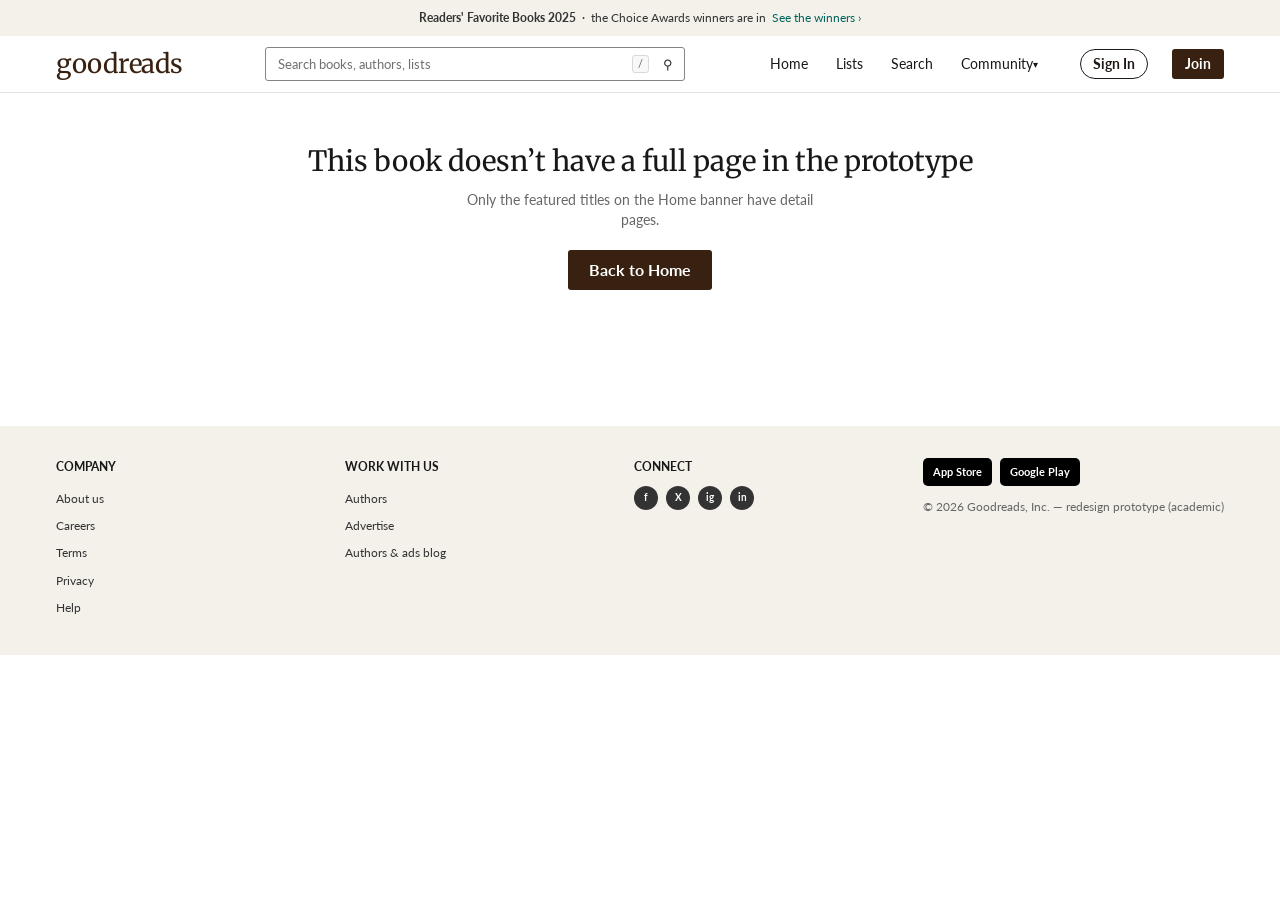
<file: book.html>
<!doctype html>
<html lang="en">
<head>
<meta charset="utf-8">
<meta name="viewport" content="width=device-width, initial-scale=1">
<title>Book — Goodreads</title>
<link rel="preconnect" href="https://fonts.googleapis.com">
<link href="https://fonts.googleapis.com/css2?family=Lato:wght@400;700&family=Merriweather:ital,wght@0,400;0,600;0,700;1,400&display=swap" rel="stylesheet">
<link rel="stylesheet" href="css/tokens.css">
<link rel="stylesheet" href="css/styles.css">
</head>
<body>
<!--
  REDESIGN — Página de detalhes do livro (apenas para os títulos do hero: detail: true).
  Estrutura fiel ao Goodreads (capa + ações à esquerda, título/autor/nota/descrição à direita),
  com Buy como ação primária (#22), preços reais por formato (#12), breadcrumb (#7)
  e citações no idioma original como gancho de topo de funil.
-->
<div id="site-header"></div>

<main class="container" id="main" tabindex="-1"></main>

<div id="site-footer"></div>

<script src="js/data.js"></script>
<script src="js/app.js"></script>
<script>
renderChrome('');
const b = BOOK_BY_ID[qs('id')];
const main = document.getElementById('main');

if (!b || !b.detail) {
  main.innerHTML = `<div class="empty"><h2>This book doesn’t have a full page in the prototype</h2><p>Only the featured titles on the Home banner have detail pages.</p><a class="btn btn-primary btn-lg" href="index.html">Back to Home</a></div>`;
} else {
  document.title = `${b.title} by ${b.author} — Goodreads`;
  const also = BOOKS.filter(x => x.id !== b.id && (x.lang === b.lang || x.genre === b.genre)).sort((x, y) => y.ratings - x.ratings).slice(0, 12);
  const fmtNote = { Kindle: 'Instant delivery', Paperback: 'Free delivery over $35', Hardcover: 'Ships in 2 days', Audiobook: 'Narrated edition' };

  main.innerHTML = `
  <nav class="breadcrumb" aria-label="Breadcrumb" style="padding-top:16px"><a href="index.html">Home</a> › <a href="search.html?genre=${encodeURIComponent(b.genre)}">${esc(b.genre)}</a> › <span aria-current="page">${esc(b.title)}</span></nav>
  <article class="book-page">
    <aside class="bp-left">
      <img src="${b.cover}" alt="Cover of ${esc(b.title)}">
      <div class="bp-actions">
        <button class="btn btn-buy" id="bp-buy">Buy now · ${money(b.price[b.formats[0]])}</button>
        <button class="btn btn-outline" id="bp-want">Want to Read</button>
        <div class="bp-rate"><div class="rate-stars" id="bp-rate" role="group" aria-label="Rate this book"></div>Rate this book</div>
      </div>
    </aside>
    <section class="bp-right">
      ${b.series ? `<div class="bp-series">${esc(b.series)} #${b.volume}</div>` : ''}
      <h1>${esc(b.title)}</h1>
      ${b.origTitle && b.origTitle !== b.title ? `<div class="bp-orig">Original title: <i>${esc(b.origTitle)}</i></div>` : ''}
      <div class="bp-author"><a href="search.html?q=${encodeURIComponent(b.author)}&scope=author">${esc(b.author)}</a></div>
      <div class="bp-rating">${starsHTML(b)}</div>
      <p class="bp-description"${b.textLang ? ` lang="${b.textLang}"` : ''}>${esc(b.description || b.blurb)}</p>
      <div class="bp-genres"><span class="lbl">Genres</span><span class="chip">${esc(b.genre)}</span><span class="chip">${esc(b.lang === 'Portuguese' ? 'Brazilian Literature' : 'Latin American Literature')}</span>${b.origLang === 'Spanish' ? '<span class="chip">Translated</span>' : ''}</div>
      <div class="bp-facts">${b.pages} pages · ${b.publisher || 'Paperback'}<br>First published ${b.year}</div>

      <div class="bp-section">
        <h2>Choose a format <span class="muted">prices include tax</span></h2>
        <div class="bp-formats" id="bp-formats">${b.formats.map((f, i) => `<label class="bp-format ${i === 0 ? 'on' : ''}"><input type="radio" name="fmt" value="${f}" ${i === 0 ? 'checked' : ''} class="sr-only"><b>${f}</b><small>${fmtNote[f]}</small><span class="f-price">${money(b.price[f])}</span></label>`).join('')}</div>
      </div>

      <div class="bp-section bp-quotes-section">
        <h2>Top quotes from the book <span class="muted">in the original ${esc(b.origLang)}</span></h2>
        <div class="qc-wrap">
          <button class="row-arrow l qc-arrow" id="qc-prev" aria-label="Previous quote">‹</button>
          <div class="qc-track" id="qc-track">${(b.quotes || [b.quote]).map(q => `<blockquote class="bp-quote" lang="${b.quoteLang || 'en'}">${esc(q)}<span class="likes">— ${esc(b.author)}, <i>${esc(b.origTitle || b.title)}</i></span></blockquote>`).join('')}</div>
          <button class="row-arrow r qc-arrow" id="qc-next" aria-label="Next quote">›</button>
        </div>
        <div class="hero-dots qc-dots" id="qc-dots" role="group" aria-label="Choose a quote"></div>
      </div>

      <div class="bp-section">
        <h2>Book details &amp; editions</h2>
        <dl class="bp-details">
          <dt>Original language</dt><dd>${esc(b.origLang)}</dd>
          ${b.translator ? `<dt>Translation</dt><dd>${esc(b.translator)}</dd>` : ''}
          <dt>Publisher</dt><dd>${esc(b.publisher || '—')}</dd>
          <dt>Pages</dt><dd>${b.pages}</dd>
          <dt>Formats</dt><dd>${b.formats.join(', ')}</dd>
          <dt>Ratings</dt><dd>${fmtNum(b.ratings)} ratings on Goodreads</dd>
        </dl>
      </div>
    </section>
  </article>
  <div class="bp-row" id="bp-also"></div>
  <section class="bp-reviews" id="bp-reviews">
    <h2>Community reviews</h2>
    <div class="rv-layout">
      <aside class="rv-summary">
        <div class="rv-big">${b.rating.toFixed(2)}</div>
        <div class="stars" style="font-size:22px"><span aria-hidden="true">${'\u2605'.repeat(Math.round(b.rating))}${'\u2606'.repeat(5 - Math.round(b.rating))}</span></div>
        <div class="rv-count">${fmtNum(b.ratings)} ratings · ${fmtNum(Math.round(b.ratings * 0.11))} reviews</div>
        <ul class="rv-dist">${(b.ratingDist || [60, 25, 10, 4, 1]).map((pct, i) => `<li><span class="rv-star">${5 - i} stars</span><span class="rv-bar"><span style="width:${pct}%"></span></span><span class="rv-pct">${pct}%</span></li>`).join('')}</ul>
        <button class="btn btn-outline" id="rv-write">Write a review</button>
      </aside>
      <div class="rv-list">
        ${(b.reviews || []).map(r => `
        <article class="rv-item">
          <div class="rv-head">
            <span class="avatar">${esc(r.name[0])}</span>
            <div><b>${esc(r.name)}</b><small>${r.date} · shelved as ${esc(r.shelves)}</small></div>
            <span class="stars" aria-label="${r.rating} out of 5"><span aria-hidden="true">${'\u2605'.repeat(r.rating)}${'\u2606'.repeat(5 - r.rating)}</span></span>
          </div>
          <p lang="pt-BR">${esc(r.text)}</p>
          <div class="rv-actions"><button class="btn-link rv-like">Like</button><button class="btn-link rv-comment">Comment</button></div>
        </article>`).join('')}
        <div class="rv-more"><button class="btn btn-outline" id="rv-more">Show more reviews <span class="muted">(${fmtNum(Math.round(b.ratings * 0.11) - (b.reviews || []).length)} remaining)</span></button></div>
      </div>
    </div>
  </section>`;

  const buy = document.getElementById('bp-buy');
  document.querySelectorAll('#bp-formats input').forEach(r => r.addEventListener('change', () => {
    document.querySelectorAll('#bp-formats .bp-format').forEach(l => l.classList.toggle('on', l.querySelector('input').checked));
    buy.textContent = `Buy now · ${money(b.price[r.value])}`;
  }));
  buy.onclick = () => { const f = document.querySelector('#bp-formats input:checked').value; toast(`Added "${b.title}" (${f}) to your cart · ${money(b.price[f])}`); };
  document.getElementById('bp-want').onclick = () => toast(`"${b.title}" added to Want to Read`);
  // Avaliação por teclado: cinco botões com nome
  const rate = document.getElementById('bp-rate');
  rate.innerHTML = [1, 2, 3, 4, 5].map(i => `<button type="button" class="rate-star" data-i="${i}" aria-label="Rate ${i} star${i > 1 ? 's' : ''}" aria-pressed="false">☆</button>`).join('');
  rate.addEventListener('click', e => {
    const btn = e.target.closest('.rate-star'); if (!btn) return; const n = +btn.dataset.i;
    rate.querySelectorAll('.rate-star').forEach((st, idx) => { st.textContent = idx < n ? '★' : '☆'; st.setAttribute('aria-pressed', idx < n); });
    toast(`You rated "${b.title}" ${n} of 5`);
  });
  renderRow(document.getElementById('bp-also'), { title: 'Readers also enjoyed', books: also, label: 'community' });

  document.getElementById('rv-write').onclick = () => toast('Sign in to write a review');
  document.getElementById('rv-more').onclick = () => toast('Loading more reviews\u2026 (not available in the prototype)');
  document.querySelectorAll('.rv-like').forEach(b => b.onclick = () => { b.textContent = 'Liked'; b.disabled = true; });
  document.querySelectorAll('.rv-comment').forEach(b => b.onclick = () => toast('Sign in to comment'));

  // Carrossel de citações
  const track = document.getElementById('qc-track'), dots = document.getElementById('qc-dots');
  const slides = [...track.children];
  const step = () => slides[0].offsetWidth + 16;
  const current = () => Math.round(track.scrollLeft / step());
  const paint = () => dots.innerHTML = slides.map((_, i) => `<button type="button" aria-label="Show quote ${i + 1} of ${slides.length}" ${i === current() ? 'aria-current="true"' : ''} class="${i === current() ? 'on' : ''}" data-i="${i}"></button>`).join('');
  document.getElementById('qc-prev').onclick = () => track.scrollBy({ left: -step(), behavior: 'smooth' });
  document.getElementById('qc-next').onclick = () => track.scrollBy({ left: step(), behavior: 'smooth' });
  dots.onclick = e => { const d = e.target.closest('button'); if (d) track.scrollTo({ left: +d.dataset.i * step(), behavior: 'smooth' }); };
  track.addEventListener('scroll', () => requestAnimationFrame(paint));
  paint();
}
</script>
</body>
</html>
</file>
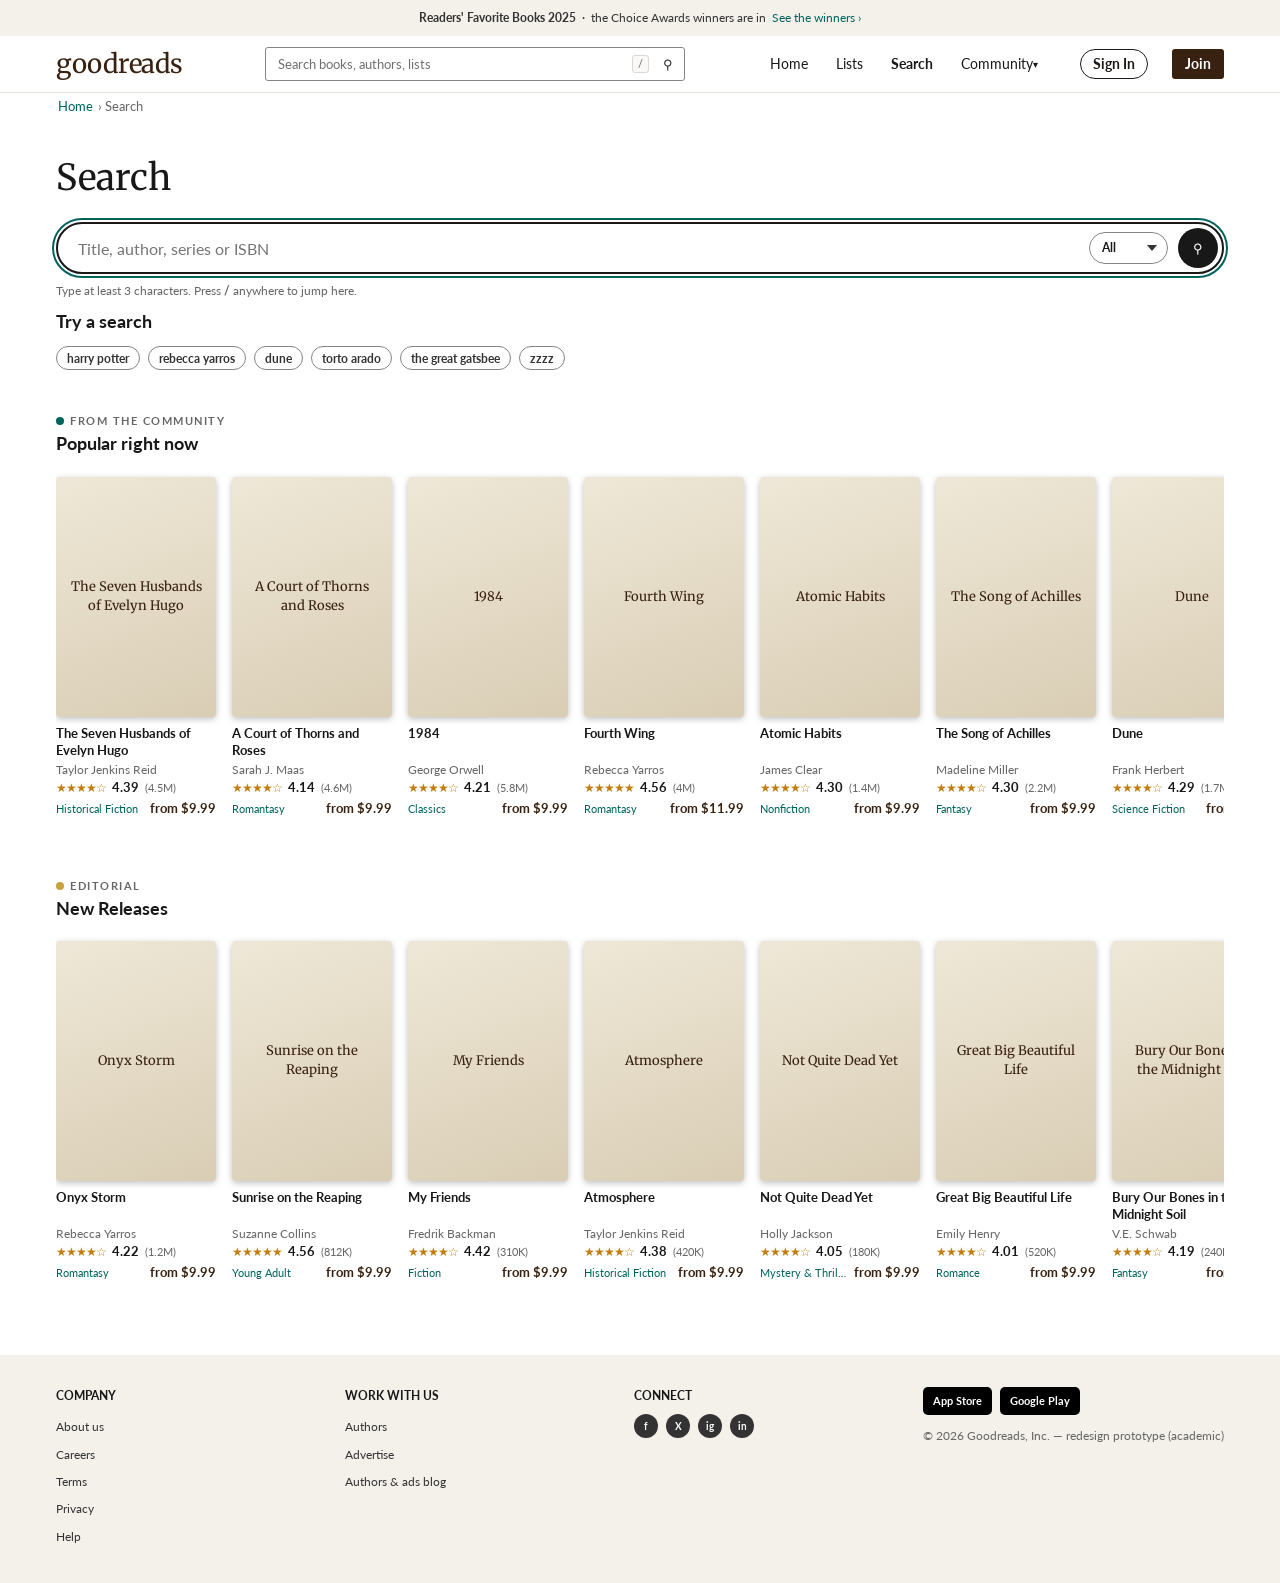
<file: search.html>
<!doctype html>
<html lang="en">
<head>
<meta charset="utf-8">
<meta name="viewport" content="width=device-width, initial-scale=1">
<title>Search — Goodreads</title>
<link rel="preconnect" href="https://fonts.googleapis.com">
<link href="https://fonts.googleapis.com/css2?family=Lato:wght@400;700&family=Merriweather:ital,wght@0,400;0,700;1,400&display=swap" rel="stylesheet">
<link rel="stylesheet" href="css/tokens.css">
<link rel="stylesheet" href="css/styles.css">
</head>
<body>
<!--
  REDESIGN — Busca. Typeahead só a partir de 3 caracteres (status visível, H1),
  filtros avançados (#21), série em ordem de leitura com Livro 1 no topo (#8),
  aba "Lists · reader-curated" no lugar de "Listopia" (#15), estado vazio com CTA e
  "did you mean" (#13 / H9), atalho "/" (#20).
-->
<div id="site-header"></div>

<main class="container" id="main" tabindex="-1">
  <nav class="breadcrumb" aria-label="Breadcrumb"><a href="index.html">Home</a> › <span aria-current="page">Search</span></nav>
  <div class="page-head page-head--search">
    <h1>Search</h1>
  </div>

  <form class="search-box" id="search-form" role="search" autocomplete="off">
    <label class="sr-only" for="big-search">Search</label>
    <input id="big-search" type="search" role="combobox" placeholder="Title, author, series or ISBN" aria-autocomplete="list" aria-expanded="false" aria-controls="typeahead" autofocus>
    <select class="select scope-select" id="scope" aria-label="Search in"><option value="all">All</option><option value="title">Title</option><option value="author">Author</option><option value="isbn">ISBN</option></select>
    <button class="search-go" type="submit" aria-label="Search">&#9906;</button>
    <div class="typeahead" id="typeahead" role="listbox" aria-label="Suggestions"></div>
  </form>
  <div class="search-hint" id="search-hint" aria-live="polite">Type at least 3 characters. Press <b>/</b> anywhere to jump here.</div>

  <div id="sr-status" class="sr-only" role="status" aria-live="polite"></div>
  <div id="results" hidden>
    <div class="results-bar" id="results-bar"></div>
    <div class="results-grid" id="results-grid"></div>
    <div id="results-extra"></div>
  </div>

  <section id="browse-all">
    <div class="row" style="padding-top:8px">
      <div class="row-head"><h2>Try a search</h2></div>
      <div class="suggest" style="display:flex;flex-wrap:wrap;gap:8px">
        <button class="chip chip-btn" data-q="harry potter">harry potter</button>
        <button class="chip chip-btn" data-q="rebecca yarros">rebecca yarros</button>
        <button class="chip chip-btn" data-q="dune">dune</button>
        <button class="chip chip-btn" data-q="torto arado">torto arado</button>
        <button class="chip chip-btn" data-q="the great gatsbee">the great gatsbee</button>
        <button class="chip chip-btn" data-q="zzzz">zzzz</button>
      </div>
    </div>
    <div id="browse-rows"></div>
  </section>
</main>

<div id="site-footer"></div>

<script src="js/data.js"></script>
<script src="js/app.js"></script>
<script src="js/search.js"></script>
<script>
renderChrome('search');
const input = document.getElementById('big-search');
const scopeOf = () => document.getElementById('scope').value;
const ta = initTypeahead(input, document.getElementById('typeahead'), document.getElementById('search-hint'), (q, scope) => { if (scope) document.getElementById('scope').value = scope; runSearch(q, scope || scopeOf()); });

document.getElementById('search-form').addEventListener('submit', e => {
  e.preventDefault(); ta.close();
  const q = input.value.trim();
  if (q.length < 3) { const h = document.getElementById('search-hint'); h.textContent = 'Please type at least 3 characters to search.'; h.classList.add('warn'); input.focus(); return; }
  runSearch(q, scopeOf());
});
document.getElementById('scope').addEventListener('change', () => { if (CURRENT_Q) runSearch(CURRENT_Q, scopeOf()); });
document.querySelectorAll('#browse-all .chip-btn').forEach(c => c.onclick = () => { input.value = c.dataset.q; runSearch(c.dataset.q, 'all'); window.scrollTo({ top: 0, behavior: 'smooth' }); });

// Rows da área "Browse" (antes de pesquisar)
const br = document.getElementById('browse-rows');
renderRow(br, { title: 'Popular right now', books: [...BOOKS].sort((a, b) => b.wantToRead - a.wantToRead).slice(0, 12), label: 'community' });
renderRow(br, { title: 'New Releases', books: BOOKS.filter(b => b.year >= 2024), label: 'editorial' });
br.querySelectorAll('.row > .container').forEach(c => { c.classList.remove('container'); });

// Deep links: ?q=  e ?genre=
const q0 = qs('q'), g0 = qs('genre');
if (q0) { input.value = q0; const s0 = qs('scope'); if (s0) document.getElementById('scope').value = s0; runSearch(q0, s0 || 'all'); }
else if (g0) { SF.genres.add(g0); document.getElementById('results').hidden = false; document.getElementById('browse-all').hidden = true; renderResults(); }
</script>
</body>
</html>
</file>
<file: css/tokens.css>
/* ============================================================
   Design tokens — extraídos de goodreads.com em 18/10/2026
   (computed styles da Home, Página de livro, Listas e Busca)
   ============================================================ */
:root {
  /* Tipografia (Goodreads usa Lato para UI e Merriweather/Copernicus para títulos editoriais) */
  --font-ui: 'Lato', 'Helvetica Neue', Helvetica, Arial, sans-serif;
  --font-serif: 'Merriweather', Georgia, 'Times New Roman', serif;
  --fs-11: 11px; --fs-12: 12px; --fs-13: 13px; --fs-14: 14px;
  --fs-16: 16px; --fs-18: 18px; --fs-24: 24px; --fs-28: 28px; --fs-36: 36px;

  /* Texto */
  --c-text: #181818;        /* rgb(24,24,24) — texto principal */
  --c-text-2: #333333;      /* rgb(51,51,51) */
  --c-text-3: #1e1915;      /* rgb(30,25,21) — página de livro */
  --c-muted: #666666;       /* 5.1:1 sobre branco, 4.7:1 sobre bege */
  --c-muted-2: #707070;

  /* Marca */
  --c-brand: #382110;       /* marrom goodreads (logo, botão "Sign up with email") */
  --c-link: #00635d;        /* verde-petróleo dos links e CTAs de texto */
  --c-green: #3f8363;       /* botão "Want to Read" */
  --c-green-hover: #377458;
  --c-amazon: #f5d47a;      /* botão "Continue with Amazon" */
  --c-gold: #c9a23f;        /* Choice Awards */
  --c-star: #c27c0e;        /* estrelas (3.4:1 sobre branco) */
  --c-ui: #858585;          /* bordas de controles e ícones (3.6:1, WCAG 1.4.11) */
  --c-olive: #617054;       /* hero "The Big Books of Fall" */

  /* Fundos */
  --c-bg: #ffffff;
  --c-bg-beige: #f4f1ea;    /* header, footer, cards */
  --c-bg-cream: #faf8f6;
  --c-bg-hero: #f4f2e9;
  --c-border: #d8d8d8;
  --c-border-2: #e5e2db;

  /* Forma */
  --r-sm: 3px;              /* botões clássicos */
  --r-md: 8px;
  --r-lg: 10px;             /* cards */
  --r-pill: 30px;           /* "Want to Read" pill */
  --shadow-card: 0 1px 3px rgba(0,0,0,.18), 0 6px 16px rgba(0,0,0,.08);
  --shadow-cover: 0 2px 6px rgba(0,0,0,.25);

  /* Movimento (uma curva e três durações para tudo) */
  --ease: cubic-bezier(0.22, 0.61, 0.36, 1);   /* ease-out suave */
  --dur-fast: 180ms;   /* hover, cor, borda */
  --dur-base: 320ms;   /* transform de cards e capas */
  --dur-slow: 300ms;   /* capa do hero, barras */
  --dur-drawer: 360ms; /* drawer e backdrop */

  /* Espaço */
  --sp-1: 4px; --sp-2: 8px; --sp-3: 12px; --sp-4: 16px; --sp-5: 24px; --sp-6: 32px; --sp-7: 48px;
  --container: 1200px;
  --gutter: 16px;
}
</file>
<file: css/styles.css>
/* ============================================================
   Goodreads Redesign — componentes
   ============================================================ */
*, *::before, *::after { box-sizing: border-box; }
html { scroll-behavior: smooth; }
body {
  margin: 0; background: var(--c-bg); color: var(--c-text);
  font-family: var(--font-ui); font-size: var(--fs-14); line-height: 1.45;
  -webkit-font-smoothing: antialiased; overflow-x: hidden;
}
a { color: var(--c-link); text-decoration: none; }
a:hover { text-decoration: underline; }
img { display: block; max-width: 100%; }
button { font-family: inherit; cursor: pointer; }
.container { max-width: var(--container); margin: 0 auto; padding: 0 var(--gutter); }
.sr-only { position: absolute; width: 1px; height: 1px; overflow: hidden; clip: rect(0 0 0 0); white-space: nowrap; }
:focus-visible { outline: 2px solid var(--c-link); outline-offset: 2px; }

/* ---------- Header (fiel ao Goodreads) ---------- */
.promo-bar { background: var(--c-bg-beige); font-size: var(--fs-12); text-align: center; padding: 6px var(--gutter); color: var(--c-text-2); }
.promo-bar b { font-weight: 700; }
#site-header { display: contents; }
.site-header { background: var(--c-bg); border-bottom: 1px solid var(--c-border-2); position: sticky; top: 0; z-index: 50; }
.site-header .container { display: grid; grid-template-columns: auto 1fr auto; align-items: center; gap: var(--sp-4); height: 56px; }
.logo { font-family: var(--font-serif); font-weight: 400; font-size: 26px; color: var(--c-brand); letter-spacing: -0.5px; }
.logo:hover { text-decoration: none; }
.header-search { position: relative; max-width: 420px; width: 100%; justify-self: center; }
.header-search input {
  width: 100%; height: 34px; border: 1px solid var(--c-border); border-radius: var(--r-sm);
  padding: 0 72px 0 12px; font: inherit; font-size: var(--fs-13); background: #fff; color: var(--c-text);
}
.header-search input::placeholder { color: var(--c-muted-2); }
.header-search .kbd { position: absolute; right: 36px; top: 8px; font-size: var(--fs-11); color: var(--c-muted); border: 1px solid var(--c-border); border-radius: 3px; padding: 0 5px; line-height: 16px; background: var(--c-bg-cream); }
.header-search .search-btn { position: absolute; right: 2px; top: 2px; height: 30px; width: 30px; border: 0; background: transparent; color: var(--c-text-2); }
.header-nav { display: flex; align-items: center; gap: var(--sp-4); }
.header-nav a { color: var(--c-text); font-size: var(--fs-14); }
.header-nav a.active { font-weight: 700; }
.header-nav a.btn-primary { color: #fff; }
.header-nav a.btn-outline { color: var(--c-text-3); }
.header-nav .btn { margin-left: var(--sp-2); }
.header-nav .nav-links { display: flex; gap: var(--sp-5); margin-right: var(--sp-4); }
.header-nav .nav-links a:hover { text-decoration: none; color: var(--c-link); }
.header-nav .nav-links .caret::after { content: ' \25BE'; font-size: 10px; }

/* ---------- Botões ---------- */
.btn { display: inline-flex; align-items: center; justify-content: center; gap: 6px; height: 36px; padding: 0 16px; border-radius: var(--r-sm); border: 1px solid transparent; font-size: var(--fs-14); font-weight: 700; line-height: 1; white-space: nowrap; transition: background .15s, color .15s, border-color .15s; }
.btn:hover { text-decoration: none; }
.btn-primary { background: var(--c-brand); color: #fff; }
.btn-primary:hover { background: #2a1809; }
.btn-buy { background: var(--c-brand); color: #fff; border-radius: var(--r-pill); }
.btn-buy:hover { background: #2a1809; }
.btn-green { background: var(--c-green); color: #fff; border-radius: var(--r-pill); }
.btn-green:hover { background: var(--c-green-hover); }
.btn-outline { background: #fff; color: var(--c-text-3); border-color: var(--c-text-3); border-radius: var(--r-pill); }
.btn-outline:hover { background: var(--c-bg-beige); }
.btn-link { background: transparent; color: var(--c-link); border: 0; padding: 0; height: auto; font-weight: 700; }
.btn-amazon { background: var(--c-amazon); color: var(--c-text-2); }
.btn-sm { height: 30px; padding: 0 12px; font-size: var(--fs-13); }
.btn-lg { height: 44px; padding: 0 24px; font-size: var(--fs-16); }
.btn-icon { width: 36px; padding: 0; }
.btn[disabled] { opacity: .5; cursor: not-allowed; }

/* ---------- Estrelas ---------- */
.stars { display: inline-flex; align-items: center; gap: 2px; color: var(--c-star); font-size: 13px; letter-spacing: -1px; }
.stars .num { color: var(--c-text); font-weight: 700; letter-spacing: 0; margin-left: 4px; font-size: var(--fs-13); }
.stars .count { color: var(--c-muted); letter-spacing: 0; margin-left: 4px; font-size: var(--fs-12); font-weight: 400; }

/* ---------- Chips ---------- */
.chip { display: inline-flex; align-items: center; height: 24px; padding: 0 10px; border-radius: 12px; background: var(--c-bg-beige); color: var(--c-text-2); font-size: var(--fs-12); font-weight: 700; border: 1px solid transparent; }
.chip.editorial { background: #fff5d6; color: #7a5a00; }
.chip.community { background: #e6f1ef; color: var(--c-link); }
.chip.award { background: #fff; color: #7a5a00; border-color: var(--c-gold); }
.chip-btn { cursor: pointer; background: #fff; border-color: var(--c-border); }
.chip-btn:hover, .chip-btn.on { background: var(--c-link); color: #fff; border-color: var(--c-link); }

/* ---------- Hero ---------- */
.hero { background: var(--c-olive); color: #fff; position: relative; overflow: hidden; }
.hero::before { content: ''; position: absolute; inset: 0; background: radial-gradient(900px 400px at 85% 50%, rgba(255,255,255,.12), transparent 60%); pointer-events: none; }
.hero .container { display: grid; grid-template-columns: 1.4fr 1fr; align-items: center; gap: var(--sp-6); min-height: 400px; padding-top: var(--sp-6); padding-bottom: var(--sp-6); position: relative; }
.hero-eyebrow { font-size: var(--fs-12); text-transform: uppercase; letter-spacing: 2px; opacity: .85; font-weight: 700; }
.hero h1 { font-family: var(--font-serif); font-weight: 400; font-size: clamp(32px, 4.5vw, 56px); line-height: 1.1; margin: 8px 0 12px; }
.hero h1 em { font-style: italic; }
.hero p { font-size: var(--fs-16); max-width: 52ch; opacity: .92; margin: 0 0 var(--sp-5); }
.hero .hero-meta { display: flex; flex-wrap: wrap; gap: var(--sp-3); align-items: center; margin-bottom: var(--sp-5); font-size: var(--fs-13); }
.hero .hero-meta .stars .num, .hero .hero-meta .stars .count { color: #fff; }
.hero .hero-actions { display: flex; flex-wrap: wrap; gap: var(--sp-3); }
.hero .btn-outline { background: transparent; color: #fff; border-color: #fff; }
.hero .btn-outline:hover { background: rgba(255,255,255,.12); }
.hero-covers { display: flex; justify-content: center; align-items: flex-end; gap: 0; position: relative; height: 340px; }
.hero-covers img { width: 180px; aspect-ratio: 2/3; object-fit: cover; border-radius: 4px; box-shadow: 0 20px 40px rgba(0,0,0,.4); transition: transform .3s; }
.hero-covers img.main { width: 220px; z-index: 2; }
.hero-covers img.side { opacity: .75; transform: translateY(20px) scale(.9); z-index: 1; }
.hero-covers img.side.l { margin-right: -40px; }
.hero-covers img.side.r { margin-left: -40px; }
.hero-dots { display: flex; gap: 8px; margin-top: var(--sp-4); }
.hero-dots button { width: 8px; height: 8px; border-radius: 50%; border: 0; background: rgba(255,255,255,.4); padding: 0; }
.hero-dots button.on { background: #fff; width: 24px; border-radius: 4px; }

/* ---------- Barra de filtros globais ---------- */
.filter-bar { background: var(--c-bg-beige); border-bottom: 1px solid var(--c-border-2); position: sticky; top: 56px; z-index: 40; }
.filter-bar .container { display: flex; align-items: center; gap: var(--sp-3); height: 56px; overflow-x: auto; scrollbar-width: none; }
.filter-bar .container::-webkit-scrollbar { display: none; }
.filter-bar label { font-size: var(--fs-12); font-weight: 700; color: var(--c-text-2); white-space: nowrap; }
.filter-bar .f-group { display: flex; align-items: center; gap: 6px; }
.select { height: 32px; border: 1px solid var(--c-border); border-radius: var(--r-sm); background: #fff; font: inherit; font-size: var(--fs-13); padding: 0 28px 0 10px; color: var(--c-text); appearance: none; background-image: url("data:image/svg+xml,%3Csvg xmlns='http://www.w3.org/2000/svg' width='10' height='6'%3E%3Cpath d='M0 0l5 6 5-6z' fill='%23333'/%3E%3C/svg%3E"); background-repeat: no-repeat; background-position: right 10px center; }
.filter-bar .f-reset { margin-left: auto; font-size: var(--fs-13); }
.filter-bar .f-count { font-size: var(--fs-12); color: var(--c-muted); white-space: nowrap; }
.period-tabs { display: inline-flex; background: #fff; border: 1px solid var(--c-border); border-radius: var(--r-pill); padding: 2px; }
.period-tabs button { white-space: nowrap; border: 0; background: transparent; height: 26px; padding: 0 12px; border-radius: var(--r-pill); font-size: var(--fs-12); font-weight: 700; color: var(--c-text-2); }
.period-tabs button.on { background: var(--c-brand); color: #fff; }

/* ---------- Rows / carrosséis ---------- */
.row { padding: var(--sp-6) 0 var(--sp-2); }
.row-head { display: flex; align-items: baseline; gap: var(--sp-3); margin-bottom: var(--sp-3); }
.row-head h2 { font-family: var(--font-ui); font-size: var(--fs-18); font-weight: 700; margin: 0; }
.row-head .row-sub { color: var(--c-muted); font-size: var(--fs-12); }
.row-head .see-all { margin-left: auto; font-size: var(--fs-13); font-weight: 700; white-space: nowrap; }
.row-track-wrap { position: relative; }
.row-track { display: flex; gap: var(--sp-4); overflow-x: auto; scroll-snap-type: x mandatory; padding: 8px 2px 16px; scrollbar-width: none; }
.row-track::-webkit-scrollbar { display: none; }
.row-arrow { position: absolute; top: 40%; transform: translateY(-50%); width: 36px; height: 36px; border-radius: 50%; border: 1px solid var(--c-border); background: #fff; box-shadow: var(--shadow-card); color: var(--c-text); font-size: 16px; z-index: 2; display: none; }
.row-arrow.l { left: -14px; } .row-arrow.r { right: -14px; }
@media (hover: hover) and (min-width: 900px) { .row-track-wrap:hover .row-arrow { display: grid; place-items: center; } }
.row-empty { color: var(--c-muted); font-size: var(--fs-13); padding: var(--sp-4) 0; }

/* ---------- Book card ---------- */
.book-card { flex: 0 0 160px; width: 160px; scroll-snap-align: start; position: relative; cursor: pointer; display: flex; flex-direction: column; }
.book-card .cover-wrap { position: relative; aspect-ratio: 2/3; border-radius: 4px; overflow: hidden; box-shadow: var(--shadow-cover); background: var(--c-bg-beige); transition: transform .2s, box-shadow .2s; }
.book-card:hover .cover-wrap { transform: translateY(-4px); box-shadow: 0 10px 24px rgba(0,0,0,.28); }
.book-card img { width: 100%; height: 100%; object-fit: cover; }
.book-card .cover-fallback { position: absolute; inset: 0; display: grid; place-items: center; padding: 12px; text-align: center; font-family: var(--font-serif); font-size: 13px; color: var(--c-brand); background: linear-gradient(160deg, #efe8d8, #d9cdb4); }
.book-card .rank { position: absolute; left: 6px; bottom: 4px; font-family: var(--font-serif); font-size: 48px; font-weight: 700; line-height: 1; color: #fff; -webkit-text-stroke: 1.5px var(--c-brand); text-shadow: 0 2px 8px rgba(0,0,0,.35); pointer-events: none; }
.book-card.ranked { flex-basis: 160px; }
.book-card .hover-actions { position: absolute; left: 8px; right: 8px; bottom: 8px; display: flex; gap: 6px; opacity: 0; transform: translateY(6px); transition: opacity .15s, transform .15s; }
.book-card:hover .hover-actions, .book-card:focus-within .hover-actions { opacity: 1; transform: none; }
.book-card .hover-actions .btn { flex: 1; height: 32px; font-size: var(--fs-12); padding: 0 8px; }
.book-card .hover-actions .btn-icon { flex: 0 0 32px; background: #fff; color: var(--c-green); border-color: #fff; }
.book-card .badge { position: absolute; top: 8px; left: 8px; background: var(--c-gold); color: #fff; font-size: 10px; font-weight: 700; padding: 3px 6px; border-radius: 3px; text-transform: uppercase; letter-spacing: .5px; }
.book-card .meta { padding-top: 8px; display: grid; grid-template-rows: 34px 16px 18px 20px; row-gap: 2px; }
.book-card .title { font-weight: 700; font-size: var(--fs-13); line-height: 17px; height: 34px; display: -webkit-box; -webkit-line-clamp: 2; -webkit-box-orient: vertical; overflow: hidden; color: var(--c-text); }
.book-card .author { color: var(--c-muted); font-size: var(--fs-12); white-space: nowrap; overflow: hidden; text-overflow: ellipsis; }
.book-card .stars { font-size: 12px; white-space: nowrap; }
.book-card .stars .count { font-size: 11px; }
.book-card .price-line { display: flex; align-items: center; justify-content: space-between; white-space: nowrap; gap: 6px; overflow: hidden; }
.book-card .price-line .genre { overflow: hidden; text-overflow: ellipsis; }
.book-card .price { font-weight: 700; font-size: var(--fs-13); color: var(--c-brand); }
.book-card .genre { font-size: var(--fs-11); color: var(--c-link); }

/* ---------- Seção editorial vs comunidade ---------- */
.section-label { display: inline-flex; align-items: center; gap: 6px; font-size: var(--fs-11); text-transform: uppercase; letter-spacing: 1.5px; font-weight: 700; color: var(--c-muted); }
.section-label::before { content: ''; width: 8px; height: 8px; border-radius: 50%; background: var(--c-gold); }
.section-label.community::before { background: var(--c-link); }

/* ---------- Quick view (drawer) ---------- */
.qv-backdrop { position: fixed; inset: 0; background: rgba(24,24,24,.55); z-index: 100; opacity: 0; pointer-events: none; transition: opacity .2s; }
.qv-backdrop.open { opacity: 1; pointer-events: auto; }
.qv { position: fixed; top: 0; right: 0; bottom: 0; width: min(520px, 100%); background: #fff; z-index: 101; transform: translateX(100%); transition: transform .25s ease; overflow-y: auto; box-shadow: -8px 0 32px rgba(0,0,0,.2); }
.qv.open { transform: none; }
.qv-close { position: sticky; top: 12px; float: right; margin: 12px 12px 0 0; width: 40px; height: 40px; border-radius: 50%; border: 1px solid var(--c-border); background: #fff; color: var(--c-text); font-size: 20px; line-height: 1; z-index: 2; box-shadow: var(--shadow-card); }
.qv-close:hover { background: var(--c-bg-beige); }
.qv-body { padding: 24px 28px 40px; clear: both; }
.qv-top { display: grid; grid-template-columns: 150px 1fr; gap: 20px; }
.qv-top img { width: 150px; aspect-ratio: 2/3; object-fit: cover; border-radius: 4px; box-shadow: var(--shadow-cover); }
.qv-series { font-family: var(--font-serif); font-style: italic; color: var(--c-muted); font-size: var(--fs-14); }
.qv h2 { font-family: var(--font-serif); font-size: var(--fs-28); font-weight: 400; line-height: 1.15; margin: 4px 0 6px; }
.qv .qv-author { font-size: var(--fs-16); color: var(--c-text-2); }
.qv .stars { margin-top: 10px; font-size: 18px; }
.qv .stars .num { font-size: var(--fs-18); }
.qv .qv-facts { color: var(--c-muted); font-size: var(--fs-12); margin-top: 8px; }
.qv .qv-chips { display: flex; flex-wrap: wrap; gap: 6px; margin-top: 10px; }
.qv .qv-blurb { margin: 20px 0; font-size: var(--fs-14); color: var(--c-text-2); line-height: 1.6; }
.qv h3 { font-size: var(--fs-14); font-weight: 700; margin: 20px 0 10px; }
.formats { display: grid; gap: 8px; }
.format { display: grid; grid-template-columns: 20px 1fr auto; align-items: center; gap: 10px; padding: 10px 12px; border: 1px solid var(--c-border); border-radius: var(--r-md); cursor: pointer; }
.format:hover, .format.on { border-color: var(--c-brand); background: var(--c-bg-cream); }
.format input { margin: 0; accent-color: var(--c-brand); }
.format .f-name { font-weight: 700; }
.format .f-note { font-size: var(--fs-12); color: var(--c-muted); font-weight: 400; }
.format .f-price { font-weight: 700; color: var(--c-brand); }
.qv-cta { display: flex; gap: 10px; margin-top: 16px; position: sticky; bottom: 0; background: #fff; padding: 12px 0 0; border-top: 1px solid var(--c-border-2); }
.qv-cta .btn { flex: 1; }
.qv-also { display: flex; gap: 10px; overflow-x: auto; padding-bottom: 6px; }
.qv-also img { width: 64px; aspect-ratio: 2/3; object-fit: cover; border-radius: 3px; box-shadow: var(--shadow-cover); cursor: pointer; }
.toast { position: fixed; left: 50%; bottom: 24px; transform: translate(-50%, 20px); background: var(--c-text); color: #fff; padding: 10px 16px; border-radius: var(--r-md); font-size: var(--fs-13); opacity: 0; transition: .2s; z-index: 200; pointer-events: none; }
.toast.show { opacity: 1; transform: translate(-50%, 0); }

/* ---------- Página de busca ---------- */
.page-head { padding: var(--sp-6) 0 var(--sp-4); }
.page-head h1 { font-family: var(--font-serif); font-weight: 400; font-size: var(--fs-36); margin: 0 0 6px; }
.page-head p { color: var(--c-muted); margin: 0; }
.search-box { position: relative; max-width: 760px; }
.search-box input { width: 100%; height: 52px; border: 2px solid var(--c-text); border-radius: var(--r-pill); padding: 0 56px 0 20px; font: inherit; font-size: var(--fs-16); }
.search-box .search-go { position: absolute; right: 6px; top: 6px; width: 40px; height: 40px; border-radius: 50%; border: 0; background: var(--c-text); color: #fff; }
.search-scopes { display: flex; gap: var(--sp-4); margin: 12px 0 0; font-size: var(--fs-13); }
.search-scopes label { display: inline-flex; align-items: center; gap: 6px; cursor: pointer; }
.search-scopes input { accent-color: var(--c-text); }
.search-hint { font-size: var(--fs-12); color: var(--c-muted); margin-top: 8px; min-height: 18px; }
.search-hint.warn { color: #9a5b00; }
.typeahead { position: absolute; left: 0; right: 0; top: 56px; background: #fff; border: 1px solid var(--c-border); border-radius: var(--r-lg); box-shadow: 0 12px 32px rgba(0,0,0,.18); z-index: 60; display: none; overflow: hidden; }
.typeahead.open { display: block; }
.ta-group { padding: 6px 0; border-top: 1px solid var(--c-border-2); }
.ta-group:first-child { border-top: 0; }
.ta-group-title { font-size: var(--fs-11); text-transform: uppercase; letter-spacing: 1.2px; color: var(--c-muted); font-weight: 700; padding: 6px 16px; }
.ta-item { display: grid; grid-template-columns: 32px 1fr auto; align-items: center; gap: 12px; padding: 6px 16px; cursor: pointer; color: var(--c-text); }
.ta-item:hover, .ta-item.active { background: var(--c-bg-cream); }
.ta-item img { width: 32px; height: 48px; object-fit: cover; border-radius: 2px; box-shadow: var(--shadow-cover); }
.ta-item .ta-ico { width: 32px; height: 32px; border-radius: 50%; background: var(--c-bg-beige); display: grid; place-items: center; font-size: 14px; }
.ta-item .ta-t { font-weight: 700; font-size: var(--fs-13); }
.ta-item .ta-s { font-size: var(--fs-12); color: var(--c-muted); }
.ta-item .ta-r { font-size: var(--fs-12); color: var(--c-muted); }
.ta-item mark { background: #fff2b3; color: inherit; padding: 0; }
.ta-footer { padding: 10px 16px; font-size: var(--fs-13); border-top: 1px solid var(--c-border-2); background: var(--c-bg-cream); }
.tabs { display: flex; gap: 0; border-bottom: 1px solid var(--c-border); margin-top: var(--sp-5); }
.tabs button { border: 0; background: transparent; padding: 10px 16px; font-size: var(--fs-14); font-weight: 700; color: var(--c-text-2); border-bottom: 3px solid transparent; margin-bottom: -1px; }
.tabs button.on { border-bottom-color: var(--c-text); color: var(--c-text); }
.tabs button small { display: block; font-size: var(--fs-11); font-weight: 400; color: var(--c-muted); }
.results-layout { display: grid; grid-template-columns: 240px 1fr; gap: var(--sp-6); padding: var(--sp-5) 0 var(--sp-7); }
.filters { position: sticky; top: 72px; align-self: start; }
.filters h3 { font-size: var(--fs-12); text-transform: uppercase; letter-spacing: 1.2px; color: var(--c-muted); margin: 18px 0 8px; }
.filters h3:first-child { margin-top: 0; }
.filters .f-opt { display: flex; align-items: center; gap: 8px; font-size: var(--fs-13); padding: 3px 0; cursor: pointer; }
.filters .f-opt input { accent-color: var(--c-brand); margin: 0; }
.filters .f-opt .n { margin-left: auto; color: var(--c-muted-2); font-size: var(--fs-11); }
.filters .range { display: flex; gap: 6px; }
.filters .range input { width: 100%; height: 30px; border: 1px solid var(--c-border); border-radius: var(--r-sm); padding: 0 8px; font: inherit; font-size: var(--fs-13); }
.filters .btn-link { margin-top: 12px; font-size: var(--fs-13); }
.results-head { display: flex; align-items: center; gap: var(--sp-3); margin-bottom: var(--sp-4); flex-wrap: wrap; }
.results-head .count { font-size: var(--fs-13); color: var(--c-muted); }
.results-head .sort { margin-left: auto; display: flex; align-items: center; gap: 8px; font-size: var(--fs-13); }
.active-filters { display: flex; flex-wrap: wrap; gap: 6px; width: 100%; }
.active-filters .chip-btn { gap: 6px; }
.results-grid { display: grid; grid-template-columns: repeat(auto-fill, 160px); justify-content: space-between; gap: var(--sp-5) var(--sp-4); }
.results-grid .book-card { flex: none; }
.series-card { grid-column: 1 / -1; display: grid; grid-template-columns: auto 1fr; gap: 20px; padding: 16px; border: 1px solid var(--c-gold); background: #fffdf5; border-radius: var(--r-lg); align-items: center; }
.series-card .sc-covers { display: flex; }
.series-card .sc-covers img { width: 64px; aspect-ratio: 2/3; object-fit: cover; border-radius: 3px; box-shadow: var(--shadow-cover); margin-left: -22px; }
.series-card .sc-covers img:first-child { margin-left: 0; }
.series-card h3 { margin: 0 0 4px; font-size: var(--fs-16); }
.series-card p { margin: 0 0 10px; color: var(--c-muted); font-size: var(--fs-13); }
.series-card .sc-actions { display: flex; gap: 8px; flex-wrap: wrap; }
.empty { text-align: center; padding: var(--sp-7) var(--sp-4); }
.empty .empty-art { width: 120px; height: 120px; margin: 0 auto 16px; border-radius: 50%; background: var(--c-bg-beige); display: grid; place-items: center; font-size: 48px; }
.empty h2 { font-family: var(--font-serif); font-weight: 400; font-size: var(--fs-28); margin: 0 0 8px; }
.empty p { color: var(--c-muted); margin: 0 auto 20px; max-width: 48ch; }
.empty .suggest { display: flex; flex-wrap: wrap; justify-content: center; gap: 8px; margin-bottom: 24px; }
.empty .did-you-mean { font-size: var(--fs-14); margin-bottom: 20px; }
.empty .did-you-mean a { font-weight: 700; }
.author-card { display: grid; grid-template-columns: 56px 1fr auto; align-items: center; gap: 14px; padding: 12px; border: 1px solid var(--c-border-2); border-radius: var(--r-lg); }
.author-card .avatar { width: 56px; height: 56px; border-radius: 50%; background: var(--c-bg-beige); display: grid; place-items: center; font-family: var(--font-serif); font-size: 20px; color: var(--c-brand); }
.author-card b { display: block; }
.author-card small { color: var(--c-muted); }
.list-row { display: grid; grid-template-columns: 110px 1fr auto; align-items: center; gap: 16px; padding: 14px; border: 1px solid var(--c-border-2); border-radius: var(--r-lg); background: #fff; }
.list-row .stack { display: flex; }
.list-row .stack img { width: 44px; aspect-ratio: 2/3; object-fit: cover; border-radius: 2px; box-shadow: var(--shadow-cover); margin-left: -16px; }
.list-row .stack img:first-child { margin-left: 0; }
.list-row b { display: block; font-size: var(--fs-14); }
.list-row small { color: var(--c-muted); }
.stack-grid { display: grid; gap: 12px; }

/* ---------- Página de listas ---------- */
.lists-grid { display: grid; grid-template-columns: repeat(auto-fill, minmax(260px, 1fr)); gap: var(--sp-4); padding-bottom: var(--sp-6); }
.list-card { border: 1px solid var(--c-border-2); border-radius: var(--r-lg); background: #fff; padding: 16px; cursor: pointer; transition: box-shadow .15s, transform .15s; }
.list-card:hover { box-shadow: var(--shadow-card); transform: translateY(-2px); }
.list-card .lc-covers { display: flex; height: 110px; margin-bottom: 12px; }
.list-card .lc-covers img { width: 72px; height: 108px; object-fit: cover; border-radius: 3px; box-shadow: var(--shadow-cover); margin-left: -26px; transform: rotate(-2deg); }
.list-card .lc-covers img:first-child { margin-left: 0; }
.list-card .lc-covers img:nth-child(2) { transform: rotate(1deg) translateY(4px); }
.list-card .lc-covers img:nth-child(3) { transform: rotate(3deg); }
.list-card h3 { margin: 0 0 4px; font-size: var(--fs-16); }
.list-card p { margin: 0 0 10px; color: var(--c-muted); font-size: var(--fs-13); display: -webkit-box; -webkit-line-clamp: 2; -webkit-box-orient: vertical; overflow: hidden; }
.list-card .lc-meta { display: flex; align-items: center; gap: 8px; font-size: var(--fs-12); color: var(--c-muted); }
.list-detail-head { display: grid; grid-template-columns: 1fr auto; gap: var(--sp-4); align-items: end; padding: var(--sp-5) 0 var(--sp-4); }
.list-detail-head h1 { font-family: var(--font-serif); font-weight: 400; font-size: var(--fs-36); margin: 6px 0 4px; }
.list-detail-head p { margin: 0; color: var(--c-muted); }
.breadcrumb { font-size: var(--fs-13); color: var(--c-muted); }
.list-toolbar { display: flex; flex-wrap: wrap; align-items: center; gap: var(--sp-3); padding: 12px 0; border-top: 1px solid var(--c-border-2); border-bottom: 1px solid var(--c-border-2); margin-bottom: var(--sp-4); }
.list-toolbar .count { color: var(--c-muted); font-size: var(--fs-13); margin-left: auto; }
.rank-list { display: grid; gap: 12px; padding-bottom: var(--sp-6); }
.rank-item { display: grid; grid-template-columns: 44px 90px 1fr auto; gap: 16px; align-items: center; padding: 12px 16px; border: 1px solid var(--c-border-2); border-radius: var(--r-lg); background: #fff; }
.rank-item:hover { box-shadow: var(--shadow-card); }
.rank-item .pos { font-family: var(--font-serif); font-size: var(--fs-24); color: var(--c-muted); text-align: center; }
.rank-item .pos.top { color: var(--c-brand); font-weight: 700; }
.rank-item img { width: 90px; aspect-ratio: 2/3; object-fit: cover; border-radius: 3px; box-shadow: var(--shadow-cover); cursor: pointer; }
.rank-item .ri-title { font-weight: 700; font-size: var(--fs-16); color: var(--c-text); cursor: pointer; }
.rank-item .ri-title:hover { color: var(--c-link); }
.rank-item .ri-author { color: var(--c-muted); font-size: var(--fs-13); }
.rank-item .ri-facts { font-size: var(--fs-12); color: var(--c-muted); margin-top: 4px; }
.rank-item .ri-actions { display: flex; flex-direction: column; gap: 8px; align-items: stretch; min-width: 150px; }
.rank-item .ri-price { text-align: center; font-size: var(--fs-12); color: var(--c-muted); }
.rank-item .ri-price b { color: var(--c-brand); font-size: var(--fs-14); }
.pagination { display: flex; justify-content: center; gap: 6px; padding: var(--sp-4) 0 var(--sp-7); }
.pagination button { height: 34px; min-width: 34px; border: 1px solid var(--c-border); background: #fff; border-radius: var(--r-sm); font-weight: 700; color: var(--c-text-2); }
.pagination button.on { background: var(--c-text); color: #fff; border-color: var(--c-text); }

/* ---------- Footer (fiel ao Goodreads) ---------- */
.site-footer { background: var(--c-bg-beige); margin-top: var(--sp-7); padding: var(--sp-6) 0; font-size: var(--fs-12); }
.site-footer .container { display: grid; grid-template-columns: repeat(3, 1fr) auto; gap: var(--sp-6); }
.site-footer h4 { font-size: var(--fs-12); font-weight: 700; text-transform: uppercase; margin: 0 0 10px; color: var(--c-text); }
.site-footer a { display: block; color: var(--c-text-2); margin-bottom: 6px; }
.site-footer .store { display: flex; gap: 8px; margin-bottom: 12px; }
.site-footer .store span { background: #000; color: #fff; border-radius: 5px; padding: 6px 10px; font-size: var(--fs-11); font-weight: 700; }
.site-footer .copy { color: var(--c-muted); }
.site-footer .socials { display: flex; gap: 8px; }
.site-footer .socials span { width: 24px; height: 24px; border-radius: 50%; background: var(--c-muted-2); display: inline-grid; place-items: center; color: #fff; font-size: 10px; font-weight: 700; }

/* ---------- Responsivo ---------- */
@media (max-width: 900px) {
  .site-header .container { grid-template-columns: auto 1fr auto; }
  .header-nav .nav-links { display: none; }
  .hero .container { grid-template-columns: 1fr; min-height: 0; }
  .hero-covers { height: 260px; order: -1; }
  .hero-covers img { width: 130px; } .hero-covers img.main { width: 160px; }
  .results-layout { grid-template-columns: 1fr; }
  .filters { position: static; display: grid; grid-template-columns: 1fr 1fr; gap: 0 16px; }
  .rank-item { grid-template-columns: 32px 70px 1fr; }
  .rank-item .ri-actions { grid-column: 2 / -1; flex-direction: row; }
  .site-footer .container { grid-template-columns: 1fr 1fr; }
  .list-detail-head { grid-template-columns: 1fr; }
  .qv-top { grid-template-columns: 110px 1fr; }
  .qv-top img { width: 110px; }
}
@media (max-width: 600px) {
  .header-search .kbd { display: none; }
  .header-nav .btn-outline { display: none; }
  .filter-bar .f-count { display: none; }
  .filter-bar label { position: absolute; width: 1px; height: 1px; overflow: hidden; clip: rect(0 0 0 0); white-space: nowrap; }  /* continua acessível */
  .book-card { flex-basis: 136px; width: 136px; }
  .book-card.ranked { flex-basis: 136px; }
  .results-grid { grid-template-columns: repeat(auto-fill, 136px); }
  .series-card { grid-template-columns: 1fr; }
  .tabs { overflow-x: auto; }
  .tabs button { white-space: nowrap; }
}

/* Estado vazio: cards em grade compacta */
.empty .row-track { gap: 16px; }
.empty .row-track .book-card, .results-grid .empty .book-card { flex: 0 0 140px; width: 140px; text-align: left; }

/* ---------- Hero: citação em destaque ---------- */
.hero-quote { font-family: var(--font-serif); font-style: italic; font-weight: 400; font-size: clamp(26px, 3.2vw, 40px); line-height: 1.25; margin: 10px 0 18px; padding-left: .6em; position: relative; max-width: 22ch; }
.hero-quote::before { content: '\201C'; position: absolute; left: -0.05em; top: -0.15em; font-size: 2.2em; line-height: 1; opacity: .35; font-style: normal; }
.hero-from { display: flex; align-items: center; gap: 10px; flex-wrap: wrap; margin-bottom: 24px; }
.hero-from .hero-title { font-family: var(--font-serif); font-size: var(--fs-24); font-weight: 700; }
.hero-from .hero-author { opacity: .85; font-size: var(--fs-16); }
.hero-from .hero-author::before { content: '— '; }
.hero-single { position: relative; display: grid; place-items: center; }
.hero-single img { width: 240px; aspect-ratio: 2/3; object-fit: cover; border-radius: 4px; box-shadow: 0 24px 48px rgba(0,0,0,.45); transform: rotate(-3deg); cursor: pointer; transition: transform .3s; }
.hero-single img:hover { transform: rotate(0) scale(1.03); }
.hero-single .hero-tag { position: absolute; right: 4%; bottom: 8%; background: #fff; color: var(--c-text); border-radius: var(--r-md); padding: 10px 14px; font-size: var(--fs-12); box-shadow: var(--shadow-card); }
.hero-single .hero-tag b { display: block; font-size: var(--fs-16); color: var(--c-brand); }
@media (max-width: 900px) { .hero-single img { width: 170px; } .hero-quote { max-width: none; } .hero-quote::before { left: 0; top: -0.6em; } }

/* Hero com altura fixa: citação sempre reserva 3 linhas, título 2 linhas */
.hero-quote { min-height: calc(3 * 1.25em); display: -webkit-box; -webkit-line-clamp: 3; -webkit-box-orient: vertical; overflow: hidden; }
.hero-from { min-height: 76px; align-content: start; }
.hero .container { min-height: 440px; align-items: start; padding-top: 48px; }
.hero-single { align-self: center; }
@media (max-width: 900px) { .hero .container { min-height: 0; padding-top: 24px; } .hero-from { min-height: 56px; } }

/* ---------- Busca: redesign da página de resultados ---------- */
.page-head--search { padding-bottom: 12px; }
.search-box input { padding-right: 150px; }
.scope-select { position: absolute; right: 56px; top: 10px; height: 32px; border-radius: var(--r-pill); border-color: var(--c-border); font-size: var(--fs-12); font-weight: 700; padding-left: 12px; }
.muted { color: var(--c-muted); font-weight: 400; }
.results-bar { margin: 28px 0 20px; }
.rb-top { display: flex; align-items: center; justify-content: space-between; gap: 12px; flex-wrap: wrap; margin-bottom: 12px; }
.rb-top .count { font-size: var(--fs-16); }
.rb-top .sort { display: inline-flex; align-items: center; gap: 8px; font-size: var(--fs-13); color: var(--c-muted); }
.rb-filters { display: flex; align-items: center; gap: 8px; flex-wrap: wrap; padding: 10px 0; border-top: 1px solid var(--c-border-2); border-bottom: 1px solid var(--c-border-2); }
.rb-filters .select { border-radius: var(--r-pill); }
.rb-more { margin-left: 4px; font-size: var(--fs-13); }
.rb-clear { margin-left: auto; font-size: var(--fs-13); color: var(--c-muted); }
.rb-more-panel { display: flex; gap: 20px; flex-wrap: wrap; padding: 12px 0; font-size: var(--fs-13); color: var(--c-muted); border-bottom: 1px solid var(--c-border-2); }
.rb-more-panel label { display: inline-flex; align-items: center; gap: 6px; }
.rb-more-panel input.select { width: 80px; padding: 0 8px; background-image: none; }
.results-grid { padding-bottom: 24px; }
.empty--filters { grid-column: 1 / -1; padding: 48px 16px; }
.empty .btn-lg { margin-bottom: 40px; }
.empty h3 { font-size: var(--fs-12); text-transform: uppercase; letter-spacing: 1.5px; color: var(--c-muted); margin: 0 0 16px; }
.empty-track { justify-content: center; flex-wrap: wrap; }
.extra { margin: 8px 0 32px; }
.extra h2 { font-size: var(--fs-16); margin: 0 0 12px; }
.extra-row { display: grid; grid-template-columns: repeat(auto-fill, minmax(260px, 1fr)); gap: 12px; }
.author-card { grid-template-columns: 48px 1fr; text-align: left; background: #fff; cursor: pointer; font: inherit; }
.author-card:hover, .list-row:hover { box-shadow: var(--shadow-card); text-decoration: none; }
.list-row { grid-template-columns: 76px 1fr; }
@media (max-width: 600px) { .scope-select { display: none; } .search-box input { padding-right: 56px; } }
.results-grid > .empty { grid-column: 1 / -1; }
.rb-more-panel[hidden] { display: none; }

/* ---------- Hero: título acima da citação, ações na coluna do meio ---------- */
.hero .hero-grid { grid-template-columns: 1.5fr auto 260px; align-items: center; min-height: 0; padding-top: 32px; padding-bottom: 32px; gap: 32px; }
.hero-from { min-height: 0; margin: 6px 0 10px; }
.hero-from .hero-title { font-size: var(--fs-18); }
.hero-from .hero-author { font-size: var(--fs-14); }
.hero-quote { margin: 0; min-height: calc(3 * 1.25em); font-size: clamp(24px, 2.8vw, 36px); max-width: none; -webkit-line-clamp: 3; }
.hero-side { display: flex; flex-direction: column; align-items: center; gap: 16px; white-space: nowrap; }
.hero-side .hero-dots { margin: 0; }
.hero-single { justify-self: end; }
.hero-single img { width: 200px; transform: rotate(-2deg); }
@media (max-width: 900px) {
  .hero .hero-grid { grid-template-columns: 1fr 1fr; }
  .hero-text { grid-column: 1 / -1; }
  .hero-side { align-items: flex-start; }
  .hero-single img { width: 140px; }
  .hero-quote { min-height: 0; }
}

/* Hero sem botão: dots centralizados na base */
.hero .hero-grid { grid-template-columns: 1.5fr 260px; padding-bottom: 44px; }
.hero > .hero-dots { position: absolute; left: 0; right: 0; bottom: 16px; justify-content: center; margin: 0; }
.hero-dots button { cursor: pointer; }
@media (max-width: 900px) { .hero .hero-grid { grid-template-columns: 1fr 140px; } .hero-text { grid-column: auto; } }

/* Barra de busca ocupa toda a largura do container */
.search-box { max-width: none; }

/* ---------- Página de detalhes do livro ---------- */
.book-page { display: grid; grid-template-columns: 300px 1fr; gap: 48px; padding: 32px 0 48px; }
.bp-left { position: sticky; top: 72px; align-self: start; }
.bp-left img { width: 100%; aspect-ratio: 2/3; object-fit: cover; border-radius: 6px; box-shadow: 0 12px 32px rgba(0,0,0,.3); }
.bp-actions { display: grid; gap: 10px; margin-top: 20px; }
.bp-actions .btn { height: 48px; font-size: var(--fs-16); }
.bp-rate { text-align: center; margin-top: 16px; color: var(--c-muted); font-size: var(--fs-13); }
.bp-rate .stars-big { display: block; font-size: 28px; color: var(--c-border); letter-spacing: 2px; margin-bottom: 4px; cursor: pointer; }
.bp-series { font-family: var(--font-serif); font-style: italic; color: var(--c-muted); font-size: var(--fs-16); }
.bp-right h1 { font-family: var(--font-serif); font-weight: 600; font-size: var(--fs-36); line-height: 1.15; margin: 4px 0 6px; color: var(--c-text-3); }
.bp-orig { color: var(--c-muted); font-size: var(--fs-14); margin-bottom: 6px; }
.bp-author { font-size: var(--fs-18); color: var(--c-text-2); }
.bp-author a { color: inherit; }
.bp-rating { display: flex; align-items: center; gap: 12px; margin: 16px 0 6px; }
.bp-rating .stars { font-size: 24px; }
.bp-rating .stars .num { font-size: var(--fs-28); }
.bp-rating .stars .count { font-size: var(--fs-14); }
.bp-description { font-size: var(--fs-16); line-height: 1.65; color: var(--c-text-2); margin: 20px 0; max-width: 70ch; }
.bp-genres { display: flex; flex-wrap: wrap; gap: 8px; align-items: center; margin: 16px 0; }
.bp-genres .lbl { font-size: var(--fs-13); color: var(--c-muted); margin-right: 4px; }
.bp-facts { font-size: var(--fs-13); color: var(--c-muted); line-height: 1.8; }
.bp-section { margin-top: 40px; padding-top: 24px; border-top: 1px solid var(--c-border-2); }
.bp-section h2 { font-size: var(--fs-18); margin: 0 0 16px; }
.bp-section h2 .muted { font-size: var(--fs-13); }
.bp-formats { display: grid; grid-template-columns: repeat(auto-fill, minmax(180px, 1fr)); gap: 12px; }
.bp-format { border: 1px solid var(--c-border); border-radius: var(--r-lg); padding: 14px; cursor: pointer; }
.bp-format:hover, .bp-format.on { border-color: var(--c-brand); background: var(--c-bg-cream); }
.bp-format b { display: block; font-size: var(--fs-14); }
.bp-format small { color: var(--c-muted); display: block; margin: 2px 0 8px; }
.bp-format .f-price { font-weight: 700; color: var(--c-brand); font-size: var(--fs-16); }
.bp-quotes { display: grid; gap: 14px; }
.bp-quote { background: var(--c-bg-beige); border-radius: var(--r-lg); padding: 18px 22px 18px 44px; position: relative; font-family: var(--font-serif); font-style: italic; font-size: var(--fs-16); line-height: 1.5; color: var(--c-text-3); }
.bp-quote::before { content: '\201C'; position: absolute; left: 16px; top: 8px; font-size: 40px; line-height: 1; color: var(--c-gold); font-style: normal; }
.bp-quote .likes { display: block; margin-top: 8px; font-family: var(--font-ui); font-style: normal; font-size: var(--fs-12); color: var(--c-muted); }
.bp-details { display: grid; grid-template-columns: 160px 1fr; gap: 6px 16px; font-size: var(--fs-14); }
.bp-details dt { color: var(--c-muted); }
.bp-details dd { margin: 0; }
.bp-row .row { padding-top: 0; }
.bp-row .row > .container { padding: 0; }
@media (max-width: 900px) {
  .book-page { grid-template-columns: 1fr; gap: 24px; }
  .bp-left { position: static; display: grid; grid-template-columns: 160px 1fr; gap: 20px; align-items: end; }
  .bp-left img { width: 160px; }
  .bp-actions { margin-top: 0; }
  .bp-details { grid-template-columns: 1fr; }
}

/* Hero: colunas equilibradas e linha de texto curta */
.hero .hero-grid { grid-template-columns: minmax(0, 1fr) 220px; column-gap: 64px; }
.hero-text { max-width: 640px; }
.hero-quote { max-width: 26ch; }

/* Banner inteiro clicável */
.hero--link { cursor: pointer; transition: filter .2s; }
.hero--link:hover { filter: brightness(1.06); }
.hero--link:hover .hero-single img { transform: rotate(0) scale(1.03); }
.hero--link .hero-link:hover { text-decoration: none; }

/* ---------- Página do livro: carrossel de citações ---------- */
.bp-quotes-section h2 { margin-bottom: 20px; }
.qc-wrap { position: relative; }
.qc-track { display: flex; gap: 16px; overflow-x: auto; scroll-snap-type: x mandatory; scrollbar-width: none; padding: 4px 2px 8px; }
.qc-track::-webkit-scrollbar { display: none; }
.qc-track .bp-quote { flex: 0 0 min(100%, 520px); scroll-snap-align: start; margin: 0; padding: 28px 28px 24px 56px; min-height: 150px; display: flex; flex-direction: column; justify-content: center; font-size: var(--fs-18); line-height: 1.5; }
.qc-track .bp-quote::before { left: 22px; top: 18px; font-size: 48px; }
.qc-track .bp-quote .likes { margin-top: 14px; }
.qc-arrow { display: grid; place-items: center; top: 50%; }
.qc-arrow.l { left: -18px; } .qc-arrow.r { right: -18px; }
.qc-dots { justify-content: center; margin-top: 16px; }
.qc-dots button { background: var(--c-border); cursor: pointer; }
.qc-dots button.on { background: var(--c-brand); }
@media (max-width: 900px) { .qc-arrow { display: none; } .qc-track .bp-quote { flex-basis: 88%; } }

/* Evita overflow horizontal: colunas da página do livro aceitam encolher */
.book-page { grid-template-columns: 300px minmax(0, 1fr); }
.bp-right, .bp-row { min-width: 0; }
@media (max-width: 900px) { .book-page { grid-template-columns: minmax(0, 1fr); } }

/* ---------- Página do livro: avaliações da comunidade ---------- */
.bp-reviews { margin-top: 24px; padding-top: 32px; border-top: 1px solid var(--c-border-2); }
.bp-reviews h2 { font-family: var(--font-serif); font-weight: 400; font-size: var(--fs-28); margin: 0 0 24px; }
.rv-layout { display: grid; grid-template-columns: 280px minmax(0, 1fr); gap: 48px; }
.rv-summary { position: sticky; top: 72px; align-self: start; }
.rv-big { font-family: var(--font-serif); font-size: 56px; line-height: 1; color: var(--c-text-3); }
.rv-summary .stars { margin: 6px 0; }
.rv-count { color: var(--c-muted); font-size: var(--fs-13); margin-bottom: 16px; }
.rv-dist { list-style: none; margin: 0 0 20px; padding: 0; display: grid; gap: 8px; }
.rv-dist li { display: grid; grid-template-columns: 52px 1fr 36px; align-items: center; gap: 10px; font-size: var(--fs-13); }
.rv-dist .rv-star { color: var(--c-link); font-weight: 700; }
.rv-dist .rv-bar { height: 10px; background: var(--c-bg-beige); border-radius: 5px; overflow: hidden; }
.rv-dist .rv-bar span { display: block; height: 100%; background: var(--c-star); border-radius: 5px; }
.rv-dist .rv-pct { text-align: right; color: var(--c-muted); }
.rv-list { display: grid; gap: 8px; }
.rv-item { padding: 20px 0; border-bottom: 1px solid var(--c-border-2); }
.rv-item:last-of-type { border-bottom: 0; }
.rv-head { display: grid; grid-template-columns: 44px 1fr auto; align-items: center; gap: 12px; margin-bottom: 12px; }
.rv-head .avatar { width: 44px; height: 44px; border-radius: 50%; background: var(--c-bg-beige); display: grid; place-items: center; font-family: var(--font-serif); font-size: 18px; color: var(--c-brand); }
.rv-head b { display: block; font-size: var(--fs-14); }
.rv-head small { color: var(--c-muted); font-size: var(--fs-12); }
.rv-item p { margin: 0 0 12px; font-size: var(--fs-15, 15px); line-height: 1.65; color: var(--c-text-2); }
.rv-actions { display: flex; gap: 20px; font-size: var(--fs-13); }
.rv-actions .btn-link { font-weight: 400; color: var(--c-muted); }
.rv-actions .btn-link:hover { color: var(--c-link); }
.rv-actions .btn-link[disabled] { color: var(--c-link); font-weight: 700; opacity: 1; cursor: default; }
.rv-more { padding: 16px 0 8px; }
@media (max-width: 900px) { .rv-layout { grid-template-columns: 1fr; gap: 24px; } .rv-summary { position: static; } }

/* Carrossel de citações: uma por vez */
.qc-track .bp-quote { flex: 0 0 100%; }
@media (max-width: 900px) { .qc-track .bp-quote { flex-basis: 100%; } }

/* Hero: citações longas — fonte menor, até 5 linhas */
.hero-quote { font-size: clamp(18px, 2vw, 24px); line-height: 1.4; max-width: 50ch; min-height: calc(5 * 1.4em); -webkit-line-clamp: 5; padding-left: .8em; }
.hero-quote::before { font-size: 2.6em; top: -0.1em; }
.hero .hero-grid { padding-top: 28px; padding-bottom: 44px; }
@media (max-width: 900px) { .hero-quote { min-height: 0; -webkit-line-clamp: 8; } }

/* ---------- Movimento padronizado ---------- */
.btn { transition: background-color var(--dur-fast) var(--ease), color var(--dur-fast) var(--ease), border-color var(--dur-fast) var(--ease), transform var(--dur-fast) var(--ease); }
.btn:active { transform: scale(.98); }
.book-card .cover-wrap { transition: transform var(--dur-base) var(--ease), box-shadow var(--dur-base) var(--ease); will-change: transform; }
.book-card .hover-actions { transition: opacity var(--dur-base) var(--ease), transform var(--dur-base) var(--ease); }
.list-card { transition: transform var(--dur-base) var(--ease), box-shadow var(--dur-base) var(--ease); }
.hero--link { transition: filter var(--dur-base) var(--ease); }
.hero-single img { transition: transform var(--dur-slow) var(--ease), box-shadow var(--dur-slow) var(--ease); will-change: transform; }
.hero--link:hover .hero-single img { transform: rotate(0) translateY(-4px) scale(1.03); box-shadow: 0 30px 56px rgba(0,0,0,.5); }
.hero-dots button { transition: width var(--dur-base) var(--ease), background-color var(--dur-base) var(--ease); }
.qv { transition: transform var(--dur-drawer) var(--ease); will-change: transform; }
.qv-backdrop { transition: opacity var(--dur-drawer) var(--ease); }
.qv-close, .format, .bp-format, .ta-item, .chip-btn, .row-arrow { transition: background-color var(--dur-fast) var(--ease), border-color var(--dur-fast) var(--ease), color var(--dur-fast) var(--ease); }
.row-arrow { transition: background-color var(--dur-fast) var(--ease), transform var(--dur-fast) var(--ease); }
.row-arrow:hover { transform: translateY(-50%) scale(1.08); }
.toast { transition: opacity var(--dur-base) var(--ease), transform var(--dur-base) var(--ease); }
.rv-dist .rv-bar span { transition: width var(--dur-slow) var(--ease); }
@media (prefers-reduced-motion: reduce) {
  *, *::before, *::after { transition-duration: 1ms !important; animation-duration: 1ms !important; }
  html { scroll-behavior: auto; }
}

/* Hero: texto e capa mais próximos e centralizados no container */
.hero .hero-grid { grid-template-columns: minmax(0, 560px) 220px; column-gap: 48px; justify-content: center; }
.hero-single { justify-self: start; }
@media (max-width: 900px) { .hero .hero-grid { grid-template-columns: minmax(0, 1fr) 140px; column-gap: 24px; } }


/* ============================================================
   Acessibilidade — WCAG 2.2 AA
   ============================================================ */
html { scroll-padding-top: 128px; }   /* 2.4.11: foco não fica escondido sob header e barra de filtros fixos */

/* 2.4.1 pular blocos */
.skip-link { position: absolute; left: 8px; top: -64px; z-index: 300; background: var(--c-brand); color: #fff; padding: 10px 16px; border-radius: var(--r-md); font-weight: 700; transition: top var(--dur-fast) var(--ease); }
.skip-link:focus { top: 8px; text-decoration: none; }
#main:focus { outline: none; }

/* 1.4.11 contraste de bordas de controles */
.select, .header-search input, .filters .range input, .chip-btn, .format, .bp-format, .pagination button { border-color: var(--c-ui); }
.rb-more-panel input.select { border-color: var(--c-ui); }

/* 1.4.3 contraste de texto */
.hero-eyebrow, .hero-from .hero-author { opacity: 1; }
.book-card .badge { color: var(--c-brand); }
.site-footer .socials span { background: var(--c-text-2); }

/* foco visível também sobre fundos escuros */
.hero :focus-visible { outline-color: #fff; }

/* botões grandes: 40px (WCAG pede 24px; 40px mantém conforto de toque) */
.btn-lg { height: 40px; padding: 0 20px; }
.bp-actions .btn { height: 40px; }

/* 2.5.8 tamanho mínimo de alvo (24px) */
.header-nav .nav-links a { display: inline-flex; align-items: center; min-height: 32px; padding: 0 2px; }
.promo-bar a { display: inline-flex; align-items: center; min-height: 24px; }
.site-footer a { padding: 4px 0; margin-bottom: 2px; }
.btn-link { display: inline-flex; align-items: center; min-height: 28px; }
.row-head .see-all, .filter-bar .f-reset { display: inline-flex; align-items: center; min-height: 28px; }
.breadcrumb a { display: inline-block; padding: 4px 2px; }
.hero-from .hero-title a { display: inline-block; padding: 2px 0; }

/* pontos de carrossel: área de 24px com ponto visual de 8px */
.hero-dots { gap: 0; margin-top: 0; }
.hero-dots button, .hero-dots button.on { position: relative; width: 24px; height: 24px; padding: 0; border: 0; border-radius: 0; background: none; cursor: pointer; }
.hero-dots button::before { content: ''; position: absolute; left: 50%; top: 50%; width: 8px; height: 8px; transform: translate(-50%, -50%); border-radius: 4px; background: rgba(255,255,255,.7); transition: width var(--dur-base) var(--ease), background-color var(--dur-base) var(--ease); }
.hero-dots button.on::before { width: 20px; background: #fff; }
.qc-dots { margin-top: 12px; }
.qc-dots button::before { background: var(--c-ui); }
.qc-dots button.on::before { background: var(--c-brand); }

/* hero: controles (pausa + pontos) */
.hero > .hero-controls { position: absolute; left: 0; right: 0; bottom: 8px; display: flex; justify-content: center; align-items: center; gap: 12px; }
.hero-pause { display: inline-flex; align-items: center; gap: 6px; min-height: 28px; padding: 0 12px; border: 1px solid rgba(255,255,255,.75); border-radius: var(--r-pill); background: transparent; color: #fff; font-size: var(--fs-12); font-weight: 700; transition: background-color var(--dur-fast) var(--ease); }
.hero-pause:hover { background: rgba(255,255,255,.16); }
.hero-pause [aria-hidden] { font-size: 9px; }

/* elementos clicáveis que agora são botões (teclado) */
.ri-cover, .thumb, .sc-covers button { padding: 0; border: 0; background: none; cursor: pointer; display: block; border-radius: 3px; }
.ri-cover { width: 90px; }
.ri-cover img { width: 100%; }
.ri-title { padding: 0; border: 0; background: none; font: inherit; font-size: var(--fs-16); font-weight: 700; text-align: left; color: var(--c-text); cursor: pointer; }
.thumb { flex: 0 0 auto; }
.sc-covers button { margin-left: -22px; }
.sc-covers button:first-child { margin-left: 0; }
.sc-covers button:focus-visible, .thumb:focus-visible { position: relative; z-index: 2; }

/* avaliação por estrelas navegável por teclado */
.rate-stars { display: flex; justify-content: center; }
.rate-star { width: 36px; height: 40px; border: 0; background: none; font-size: 28px; line-height: 1; color: var(--c-ui); cursor: pointer; transition: color var(--dur-fast) var(--ease), transform var(--dur-fast) var(--ease); }
.rate-star:hover { transform: scale(1.12); color: var(--c-star); }
.rate-star[aria-pressed="true"] { color: var(--c-star); }
.bp-author a { display: inline-block; padding: 2px 0; }
.rv-actions .btn-link { padding: 0 6px; min-width: 32px; justify-content: center; }
.ri-title { min-height: 28px; }

/* 1.4.10 reflow a 320px */
.filter-bar .container { position: relative; }
.list-toolbar .period-tabs { display: flex; max-width: 100%; overflow-x: auto; scrollbar-width: none; }
.list-toolbar .period-tabs::-webkit-scrollbar { display: none; }
@media (max-width: 480px) {
  .bp-left { grid-template-columns: minmax(0, 1fr); justify-items: center; }
  .bp-left .bp-actions { width: 100%; }
  .rate-star { flex: 1; width: auto; min-width: 32px; }
  .rank-item { grid-template-columns: 24px 64px minmax(0, 1fr); gap: 12px; padding: 12px; }
  .rank-item .ri-actions { grid-column: 1 / -1; flex-direction: row; flex-wrap: wrap; min-width: 0; }
  .rank-item .ri-actions .btn { flex: 1 1 120px; }
  .rank-item .ri-price { flex: 1 1 100%; text-align: left; }
  .rank-item .pos { font-size: var(--fs-18); }
  .ri-cover { width: 64px; }
  .rank-item img { width: 64px; }
  .site-footer .container { grid-template-columns: minmax(0, 1fr); }
}
</file>
